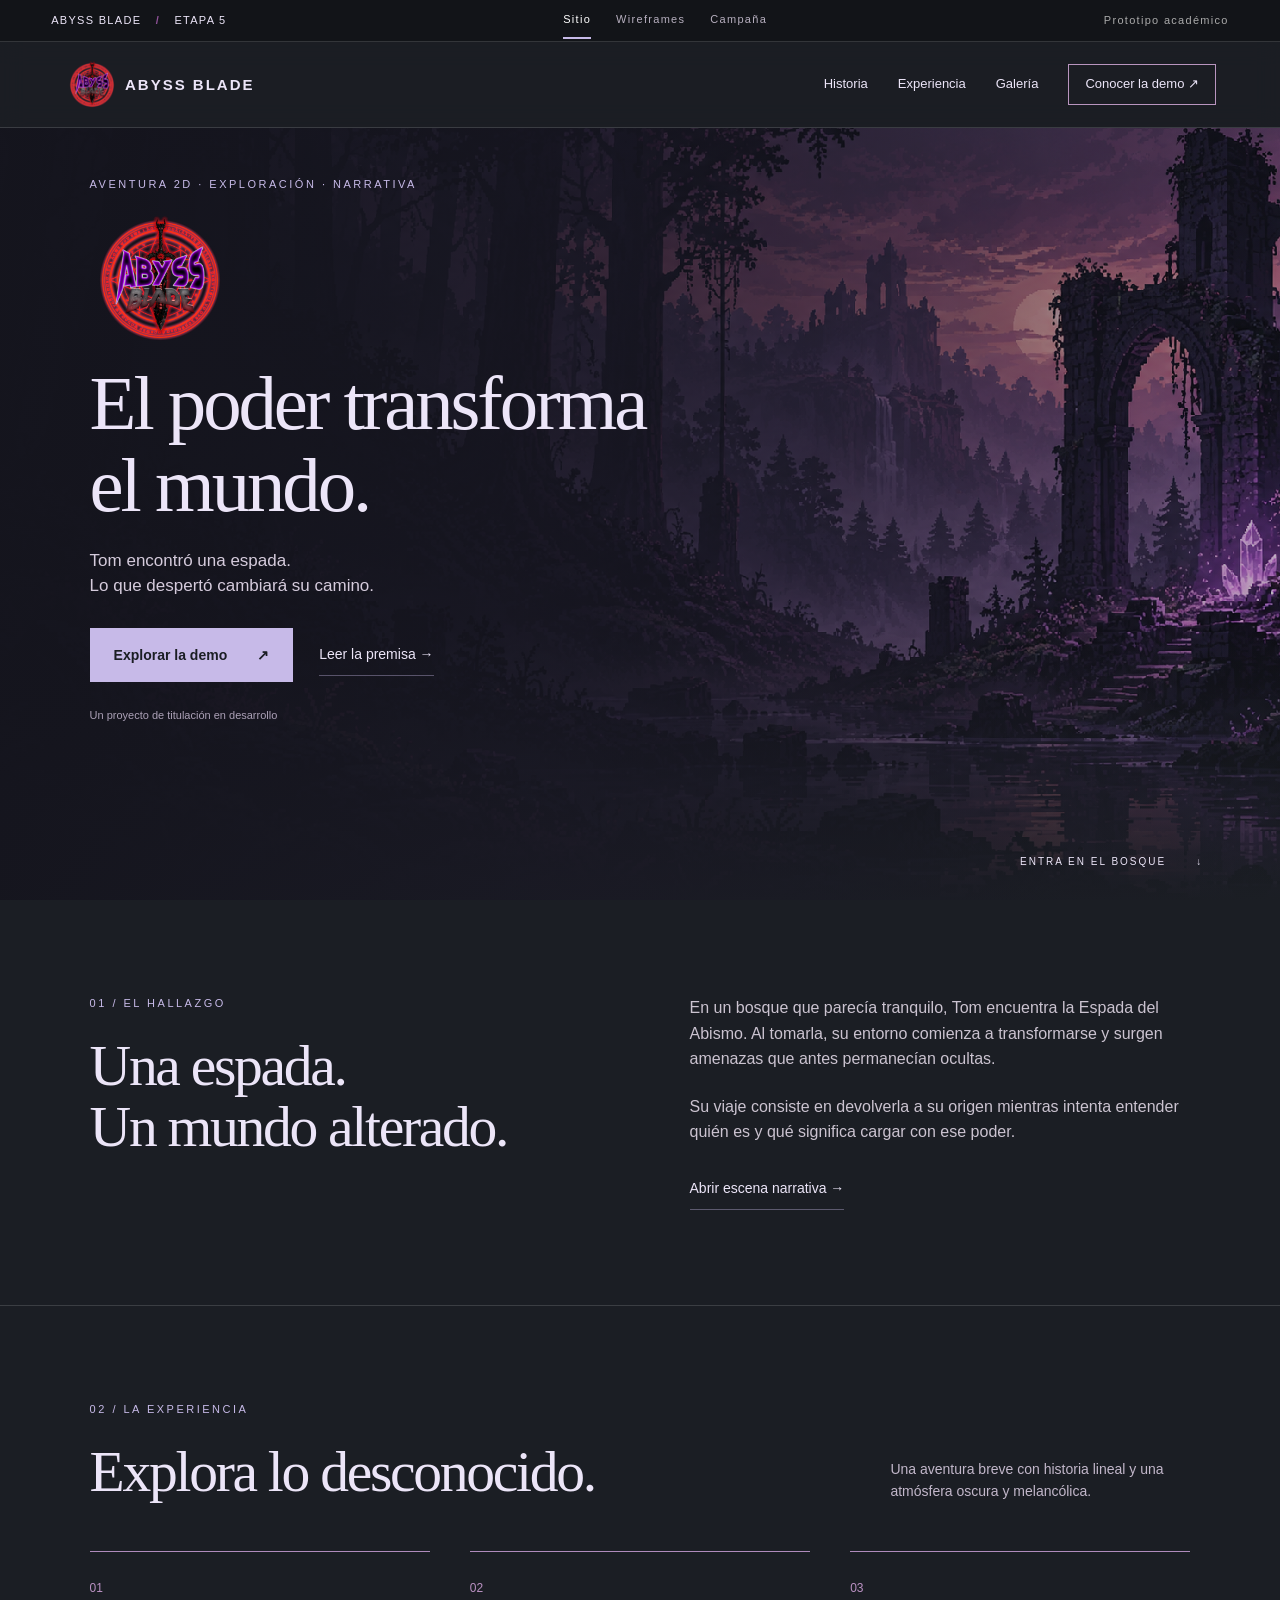
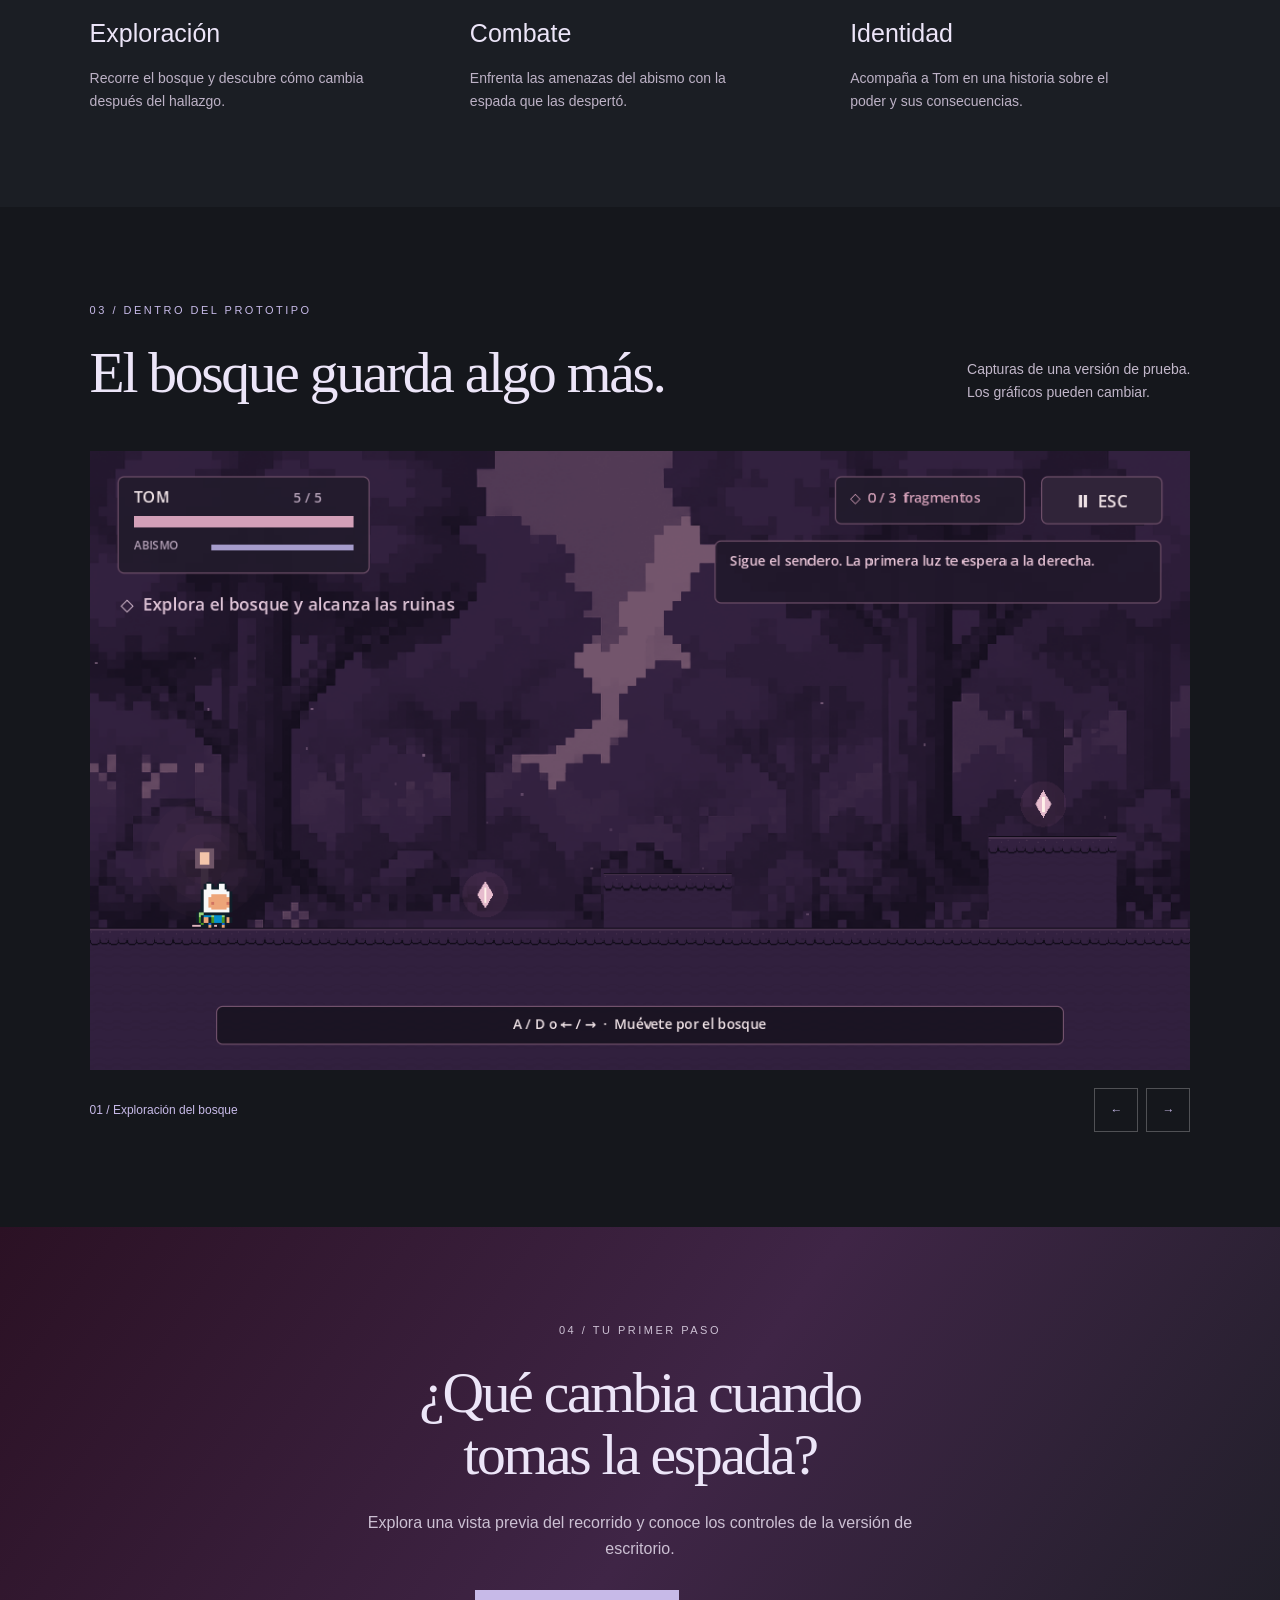
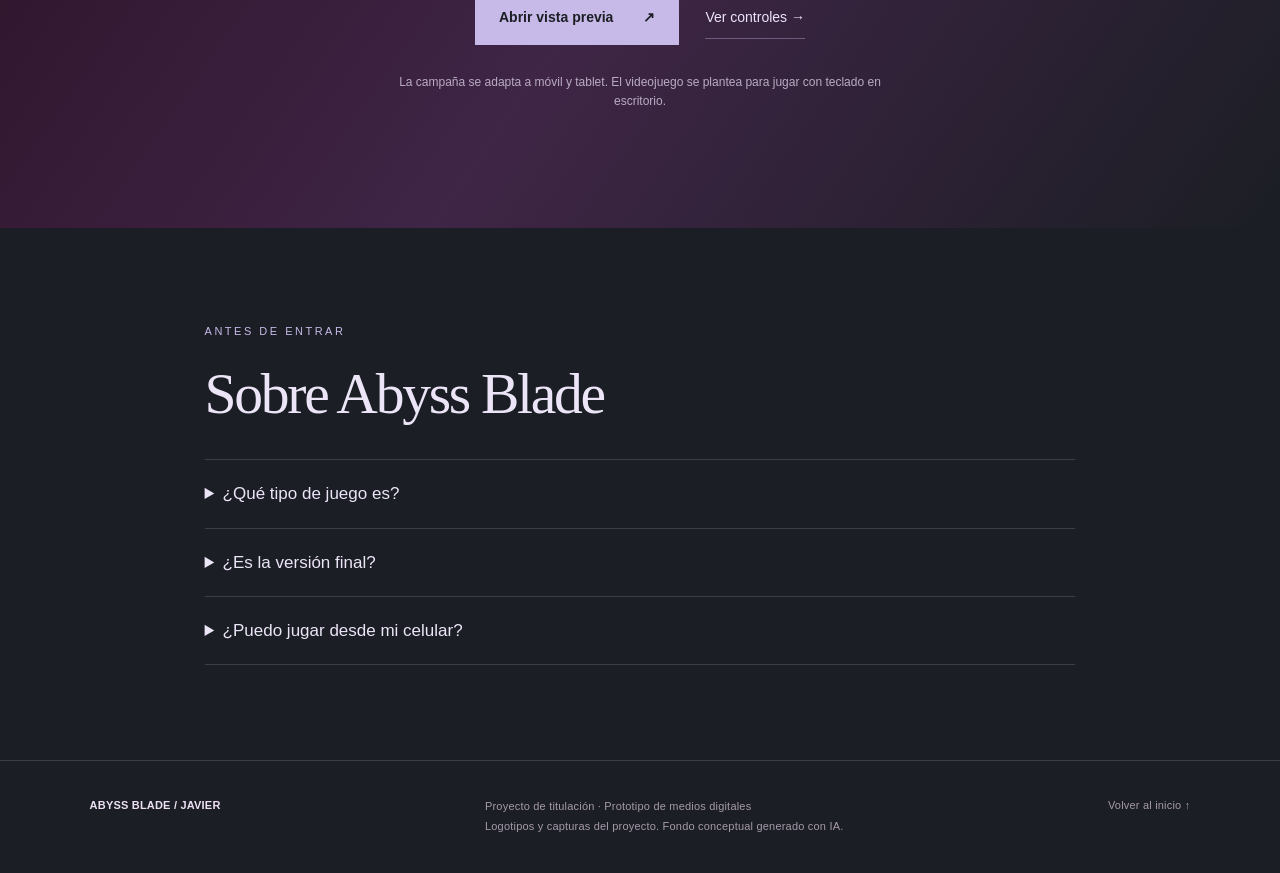
<file: index.html>
<!doctype html>
<html lang="es"><head><meta charset="utf-8"><meta name="viewport" content="width=device-width,initial-scale=1"><title>Abyss Blade — El poder transforma el mundo</title><meta name="description" content="Prototipo académico de campaña para Abyss Blade, una aventura 2D sobre el poder y la identidad."><link rel="stylesheet" href="style.css"></head>
<body>
<a class="skip" href="#contenido">Saltar al contenido</a>
<div class="lab"><span>ABYSS BLADE <b>/</b> ETAPA 5</span><nav aria-label="Vistas del prototipo"><a href="?view=landing" data-view="landing">Sitio</a><a href="?view=wireframes" data-view="wireframes">Wireframes</a><a href="?view=campaign" data-view="campaign">Campaña</a></nav><span class="lab-note">Prototipo académico</span></div>
<header class="header"><a class="brand" href="#inicio" aria-label="Abyss Blade inicio"><img src="assets/logo.png" alt=""><span>ABYSS BLADE</span></a><button class="menu-toggle" aria-expanded="false" aria-controls="main-nav">Menú <span>☰</span></button><nav id="main-nav" aria-label="Navegación principal"><a href="#historia">Historia</a><a href="#experiencia">Experiencia</a><a href="#galeria">Galería</a><a class="nav-cta" href="#demo">Conocer la demo ↗</a></nav></header>
<main id="contenido">
<div id="landing-view">
<section class="hero" id="inicio"><div class="hero-art" role="img" aria-label="Arte conceptual del bosque para la campaña de Abyss Blade"></div><div class="hero-shade"></div><div class="hero-copy"><p class="eyebrow">AVENTURA 2D · EXPLORACIÓN · NARRATIVA</p><img class="hero-logo" src="assets/logo.png" alt="Abyss Blade"><h1>El poder transforma<br>el mundo.</h1><p>Tom encontró una espada.<br>Lo que despertó cambiará su camino.</p><div class="actions"><a class="button" href="#demo">Explorar la demo <span>↗</span></a><button class="text-button" data-open="historia">Leer la premisa <span>→</span></button></div><p class="hero-foot">Un proyecto de titulación en desarrollo</p></div><a class="scroll" href="#historia">ENTRA EN EL BOSQUE <span>↓</span></a></section>
<section class="story section" id="historia"><div><p class="eyebrow">01 / EL HALLAZGO</p><h2>Una espada.<br>Un mundo alterado.</h2></div><div class="story-text"><p>En un bosque que parecía tranquilo, Tom encuentra la Espada del Abismo. Al tomarla, su entorno comienza a transformarse y surgen amenazas que antes permanecían ocultas.</p><p>Su viaje consiste en devolverla a su origen mientras intenta entender quién es y qué significa cargar con ese poder.</p><button class="text-button" data-open="historia">Abrir escena narrativa →</button></div></section>
<section class="experience section" id="experiencia"><div class="section-top"><div><p class="eyebrow">02 / LA EXPERIENCIA</p><h2>Explora lo desconocido.</h2></div><p>Una aventura breve con historia lineal y una atmósfera oscura y melancólica.</p></div><div class="experience-list"><article><span>01</span><h3>Exploración</h3><p>Recorre el bosque y descubre cómo cambia después del hallazgo.</p></article><article><span>02</span><h3>Combate</h3><p>Enfrenta las amenazas del abismo con la espada que las despertó.</p></article><article><span>03</span><h3>Identidad</h3><p>Acompaña a Tom en una historia sobre el poder y sus consecuencias.</p></article></div></section>
<section class="gallery section" id="galeria"><div class="section-top"><div><p class="eyebrow">03 / DENTRO DEL PROTOTIPO</p><h2>El bosque guarda algo más.</h2></div><p>Capturas de una versión de prueba.<br>Los gráficos pueden cambiar.</p></div><div class="gallery-main"><button class="gallery-image" data-open="galeria" aria-label="Ampliar captura"><img id="gallery-img" src="assets/exploracion.png" alt="Exploración del bosque en la versión de prueba"></button><div class="gallery-meta"><span id="gallery-caption">01 / Exploración del bosque</span><div><button id="previous" aria-label="Captura anterior">←</button><button id="next" aria-label="Captura siguiente">→</button></div></div></div></section>
<section class="demo section" id="demo"><p class="eyebrow">04 / TU PRIMER PASO</p><h2>¿Qué cambia cuando<br>tomas la espada?</h2><p>Explora una vista previa del recorrido y conoce los controles de la versión de escritorio.</p><div class="actions"><button class="button" data-open="demo">Abrir vista previa <span>↗</span></button><button class="text-button" data-open="controles">Ver controles →</button></div><p class="small">La campaña se adapta a móvil y tablet. El videojuego se plantea para jugar con teclado en escritorio.</p></section>
<section class="faq section"><p class="eyebrow">ANTES DE ENTRAR</p><h2>Sobre Abyss Blade</h2><details><summary>¿Qué tipo de juego es?</summary><p>Una aventura 2D de exploración y combate con narrativa lineal. El tono es oscuro y melancólico.</p></details><details><summary>¿Es la versión final?</summary><p>No. Abyss Blade es un proyecto de titulación en desarrollo. Esta página simula la campaña digital y la navegación hacia su demo.</p></details><details><summary>¿Puedo jugar desde mi celular?</summary><p>Puedes explorar esta campaña desde tu celular y abrir la vista previa. El juego completo requiere controles de teclado en escritorio.</p></details></section>
</div>
<div id="wireframes-view" hidden><section class="section wire-intro"><p class="eyebrow">ARQUITECTURA / BAJA FIDELIDAD</p><h1>Estructura antes<br>del detalle.</h1><p>Formas simples en escala de grises. Cada número identifica un componente, su función y su relación con la campaña.</p><div class="wire-tabs" role="tablist" aria-label="Dispositivo"><button role="tab" aria-selected="true" data-device="desktop">Escritorio · 1440</button><button role="tab" aria-selected="false" data-device="tablet">Tablet · 768</button><button role="tab" aria-selected="false" data-device="mobile">Móvil · 390</button></div><div class="wire-layout"><div class="wire-stage"><div id="wire-page" class="wire-page desktop"><div class="w-nav"><b>1 LOGO</b><span>2 HISTORIA / EXPERIENCIA / GALERÍA</span></div><div class="w-hero"><div><small>3 MENSAJE PRINCIPAL</small><strong>TÍTULO DE CAMPAÑA</strong><span>Premisa breve del videojuego</span><button>4 VER DEMO</button></div><div class="w-placeholder">IMAGEN DEL MUNDO</div></div><div class="w-story"><b>5 HISTORIA</b><span>Contexto de Tom y la espada</span></div><div class="w-features"><b>6 EXPLORACIÓN</b><b>COMBATE</b><b>NARRATIVA</b></div><div class="w-shot"><b>7 GALERÍA</b><span>CAPTURA / ANTERIOR / SIGUIENTE</span></div><div class="w-demo"><b>8 VISTA PREVIA + CONTROLES</b><button>ABRIR VISTA PREVIA</button></div><div class="w-footer">9 PREGUNTAS / CRÉDITOS / INICIO</div></div></div><ol class="wire-notes"><li><b>Firma de marca.</b> Identifica el proyecto desde el primer contacto. Lleva al inicio.</li><li><b>Navegación.</b> Acceso a secciones. En móvil se agrupa en un menú para conservar el espacio de lectura.</li><li><b>Mensaje y premisa.</b> Comunica el conflicto sin revelar el desenlace y despierta interés por Tom.</li><li><b>Acción principal.</b> Desplaza a la demo; orienta la atención hacia la exploración del proyecto.</li><li><b>Historia.</b> Aporta el contexto necesario para que el hallazgo de la espada tenga sentido.</li><li><b>Experiencia.</b> Explica qué propone el juego y permite valorar si conecta con el visitante.</li><li><b>Galería.</b> Ofrece evidencia visual del prototipo; las flechas y la ampliación permiten observarlo.</li><li><b>Vista previa.</b> Abre un recorrido simulado. Los controles aclaran que jugar requiere teclado.</li><li><b>Cierre.</b> Resuelve dudas, identifica el carácter académico y facilita volver al inicio.</li></ol></div></section><section class="section wire-formats"><h2>Otros medios de entrada</h2><div class="format-wires"><div><div class="w-post"><b>1 FIRMA</b><div class="w-placeholder">2 IMAGEN / IDEA CENTRAL</div><b>3 PREGUNTA DE CAMPAÑA</b><button>4 CONOCER EL JUEGO</button></div><p><b>Publicación 4:5.</b> La firma identifica; la imagen introduce el mundo; la pregunta genera curiosidad; la acción lleva al sitio.</p></div><div><div class="w-banner"><b>1 FIRMA</b><span>2 MENSAJE BREVE</span><button>3 VER PROYECTO</button></div><p><b>Banner horizontal.</b> Firma y mensaje deben leerse de un vistazo. El botón conduce a la misma página para continuar el recorrido.</p></div></div></section></div>
<div id="campaign-view" hidden><section class="section campaign-intro"><p class="eyebrow">CAMPAÑA / PUNTOS DE CONTACTO</p><h1>El mismo mundo.<br>Distintas entradas.</h1><p>Simulaciones de una publicación social y un banner en contexto. Sus llamadas a la acción abren la página de campaña.</p><div class="campaign-layout"><div class="social"><div class="social-head"><img src="assets/logo.png" alt=""><b>abyssblade.proyecto</b><span>•••</span></div><div class="post-art"><img class="post-logo" src="assets/logo.png" alt="Abyss Blade"><span>¿QUÉ CAMBIA<br>CUANDO TOMAS<br>LA ESPADA?</span><button class="post-cta" data-site>Conoce Abyss Blade ↗</button></div><div class="social-actions"><button class="like" aria-pressed="false" aria-label="Me gusta">♡</button><button data-site aria-label="Ver proyecto">↗</button><span>Proyecto académico · Publicación simulada</span></div><p><b>abyssblade.proyecto</b> Un bosque tranquilo. Una espada que lo cambia todo. Conoce el viaje de Tom.</p></div><div class="campaign-notes"><p class="eyebrow">ESCENARIO 01 / REDES SOCIALES</p><h2>La curiosidad<br>abre el recorrido.</h2><p>Una persona encuentra la publicación desde su celular. Reconoce el logo, lee la pregunta y pulsa “Conoce Abyss Blade” para entrar al sitio.</p><p>La composición 4:5 conserva el nombre, la pregunta y el acceso dentro de la zona central. El botón funciona en esta simulación; no se conecta a una red social real.</p><button class="text-button" data-site>Probar este recorrido →</button></div></div><div class="banner-context"><div class="context-head">BITÁCORA INDIE <span>Juegos / Proyectos / Diseño</span></div><p class="context-kicker">ESPACIO DE BANNER · MEDIO FICTICIO</p><div class="banner-art"><img src="assets/logo.png" alt="Abyss Blade"><div><small>AVENTURA 2D</small><strong>El poder transforma el mundo.</strong></div><button class="button" data-site>Ver proyecto ↗</button></div><p>Escenario 02. Al leer sobre juegos independientes en escritorio o tablet, el visitante encuentra el banner y abre la campaña. En pantallas estrechas los elementos se apilan para mantener la legibilidad.</p></div></section></div>
</main><footer><span>ABYSS BLADE / JAVIER</span><p>Proyecto de titulación · Prototipo de medios digitales<br>Logotipos y capturas del proyecto. Fondo conceptual generado con IA.</p><a href="#inicio">Volver al inicio ↑</a></footer>
<dialog id="modal"><button class="close" aria-label="Cerrar ventana">×</button><div id="modal-content"></div></dialog><div class="toast" role="status" hidden></div>
<script src="app.js"></script></body></html>
</file>
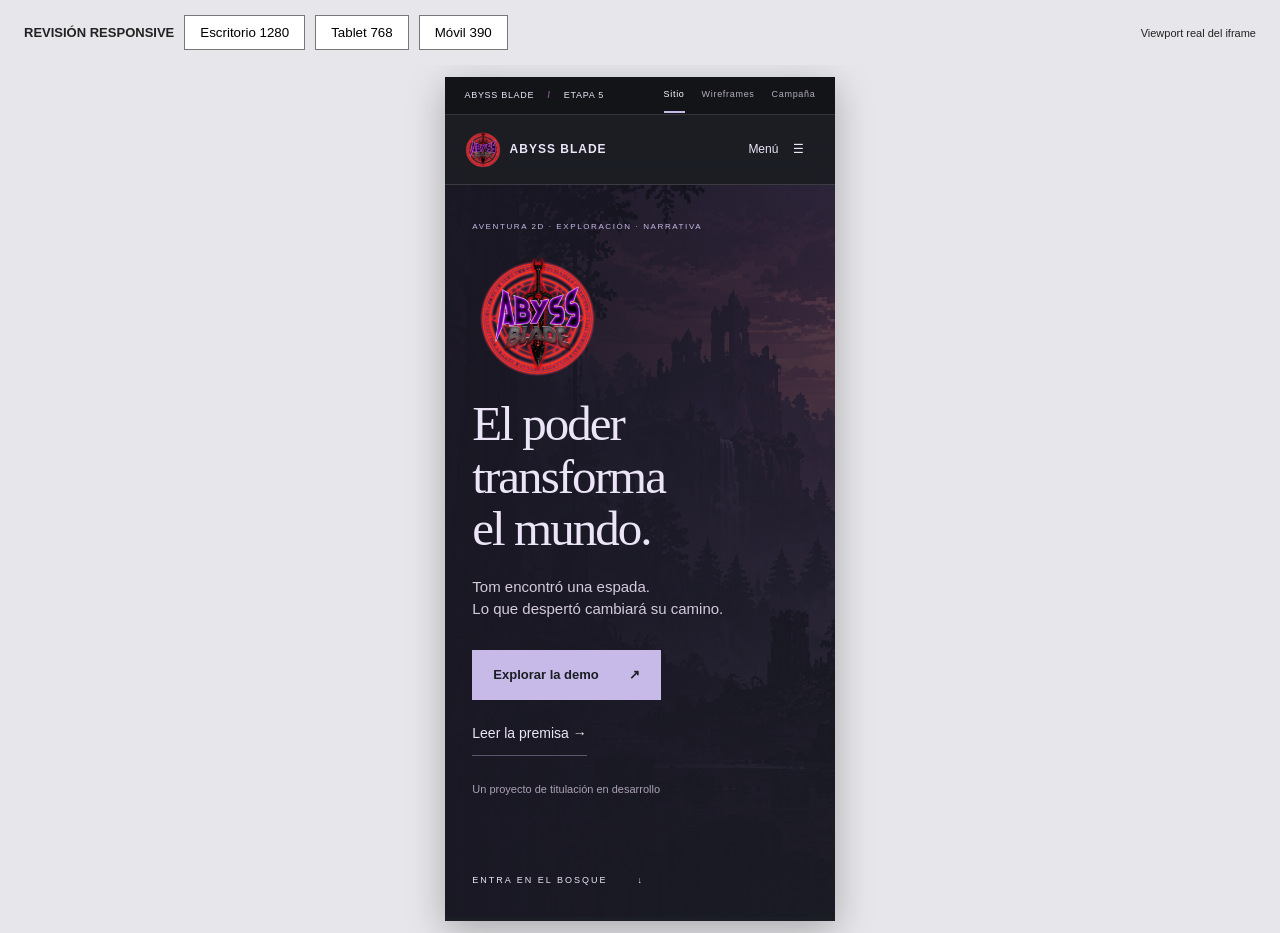
<file: revision.html>
<!doctype html><html lang="es"><head><meta charset="utf-8"><meta name="viewport" content="width=device-width,initial-scale=1"><title>Revisión de dispositivos — Abyss Blade</title><style>body{margin:0;background:#e7e7eb;font:13px Arial;color:#222}nav{padding:12px 24px;height:65px;box-sizing:border-box;display:flex;gap:10px;align-items:center}button{padding:9px 15px;background:white;border:1px solid #777;cursor:pointer}button.on{background:#222;color:white}.stage{display:flex;justify-content:center;align-items:start;padding:12px;overflow:auto}iframe{border:0;box-shadow:0 10px 35px #0004;background:#1b1e24;flex:none}span{margin-left:auto;font-size:11px}</style></head><body><nav><b>REVISIÓN RESPONSIVE</b><button data-w="1280" data-h="800">Escritorio 1280</button><button data-w="768" data-h="1024">Tablet 768</button><button data-w="390" data-h="844">Móvil 390</button><span>Viewport real del iframe</span></nav><div class="stage"><iframe id="device" title="Prototipo por dispositivo" width="390" height="844" src="index.html"></iframe></div><script>const f=document.querySelector('iframe');document.querySelectorAll('button').forEach(b=>b.onclick=()=>{f.width=b.dataset.w;f.height=b.dataset.h;document.querySelectorAll('button').forEach(x=>x.classList.toggle('on',x===b))});</script></body></html>
</file>
<file: style.css>
:root{--bg:#1b1e24;--ink:#ece5f8;--muted:#c7bae8;--plum:#2b1124;--purple:#8f5298;--line:#ffffff24;--red:#af2f3d}*{box-sizing:border-box}html{scroll-behavior:smooth;scroll-padding-top:100px}body{margin:0;background:var(--bg);color:var(--ink);font:16px/1.6 Arial,sans-serif}button,a{-webkit-tap-highlight-color:transparent}button{font:inherit;cursor:pointer}a{color:inherit;text-decoration:none}button:focus-visible,a:focus-visible,summary:focus-visible{outline:3px solid #ead4fc;outline-offset:5px}button{color:inherit}h1,h2,h3,p{margin:0}h1,h2{font-family:Georgia,serif;font-weight:400;line-height:1.07;letter-spacing:-.04em}h1{font-size:clamp(48px,6vw,84px)}h2{font-size:clamp(36px,4.5vw,60px)}h3{font-size:25px;font-weight:400}.skip{position:absolute;left:20px;top:-100px;z-index:99;background:#fff;color:#000;padding:12px}.skip:focus{top:0}.lab{height:42px;background:#121418;display:flex;align-items:center;justify-content:space-between;padding:0 4%;font-size:11px;letter-spacing:1.3px;border-bottom:1px solid var(--line)}.lab b{color:var(--purple);margin:0 10px}.lab nav{display:flex;gap:25px}.lab a{padding:9px 0;color:#b7afbf}.lab a.active{color:#fff;border-bottom:2px solid #c7bae8}.lab-note{color:#aaa}.header{height:86px;display:flex;align-items:center;justify-content:space-between;padding:0 5%;background:#1b1e24ed;position:sticky;top:0;z-index:10;border-bottom:1px solid var(--line);backdrop-filter:blur(12px)}.brand{display:flex;align-items:center;font-size:15px;font-weight:bold;letter-spacing:2px;gap:5px}.brand img{width:56px;height:56px;object-fit:contain}.header nav{display:flex;align-items:center;gap:30px;font-size:13px}.header nav a:hover{color:#e2b9e9}.nav-cta{border:1px solid #b995bf;padding:9px 16px}.menu-toggle{display:none;border:0;background:none}.hero{position:relative;min-height:700px;height:calc(100vh - 128px);max-height:980px;overflow:hidden}.hero-art{position:absolute;inset:0;background:url('assets/bosque-conceptual.png') 50% 45%/cover no-repeat;image-rendering:pixelated;opacity:.9;transform:scale(1.05)}.hero-shade{position:absolute;inset:0;background:linear-gradient(90deg,#15151ef5 0%,#191824b8 45%,#1b1e2433 100%),linear-gradient(0deg,#1b1e24 0%,transparent 35%)}.hero-copy{position:relative;padding:48px 7% 100px;max-width:1000px}.eyebrow{color:var(--muted);font-size:11px;letter-spacing:2.5px;margin-bottom:22px}.hero-logo{height:152px;width:165px;object-fit:contain;margin:-12px 0 0 -12px}.hero h1{margin-bottom:20px}.hero-copy>p:not(.eyebrow){color:#d5cbdc;font-size:17px;line-height:1.5}.actions{display:flex;align-items:center;gap:26px;margin-top:29px;flex-wrap:wrap}.button{background:#c7bae8;color:#1b1e24;padding:15px 23px;border:1px solid #c7bae8;font-size:14px;display:inline-flex;align-items:center;gap:30px;font-weight:bold;transition:.2s}.button:hover{background:#e2d6f6;transform:translateY(-2px)}.text-button{border:0;background:transparent;color:var(--ink);padding:10px 0;font-size:14px;border-bottom:1px solid #c7bae860}.text-button:hover{color:#dba9e4}.hero-copy .hero-foot{font-size:11px!important;color:#aca1b7!important;margin-top:25px}.scroll{position:absolute;bottom:30px;right:6%;font-size:10px;letter-spacing:2px;display:flex;gap:30px}.section{padding:95px 7%;scroll-margin-top:10px}.story{display:grid;grid-template-columns:1fr 1fr;gap:9%;border-bottom:1px solid var(--line)}.story-text p{margin-bottom:22px;color:#cbc3d0}.section-top{display:flex;align-items:end;justify-content:space-between;gap:40px;margin-bottom:48px}.section-top>p{max-width:300px;font-size:14px;color:#c2b7ca}.experience-list{display:grid;grid-template-columns:repeat(3,1fr);gap:40px}.experience-list article{border-top:1px solid #b08bbc;padding-top:22px}.experience-list span{font-size:12px;color:#bc92c4}.experience-list h3{margin:14px 0}.experience-list p{font-size:14px;color:#bdb2c6;max-width:285px}.gallery{background:#15171c}.gallery-image{display:block;padding:0;border:0;width:100%;background:#1b1e24;overflow:hidden}.gallery-image img{width:100%;display:block;aspect-ratio:16/9;object-fit:contain}.gallery-meta{display:flex;align-items:center;justify-content:space-between;margin-top:18px;font-size:12px;color:#c7bae8}.gallery-meta button{border:1px solid #ffffff40;width:44px;height:44px;background:none;margin-left:8px}.gallery-meta button:hover{background:#8f5298}.demo{background:linear-gradient(125deg,#2b1124,#3f2546,#1b1e24);text-align:center}.demo>p{max-width:550px;margin:0 auto 22px;color:#ccc0d3}.demo h2{margin-bottom:25px}.demo .actions{justify-content:center}.demo .small{font-size:12px;max-width:500px;margin-top:28px;color:#b9acc3}.faq{max-width:1050px;margin:auto}.faq h2{margin-bottom:35px}.faq details{border-top:1px solid var(--line);padding:20px 0}.faq details:last-child{border-bottom:1px solid var(--line)}summary{cursor:pointer;font-size:17px}.faq details p{padding-top:16px;color:#bfb3ca;max-width:650px}footer{border-top:1px solid var(--line);padding:36px 7%;display:flex;justify-content:space-between;gap:35px;font-size:11px;letter-spacing:.2px;color:#a69aaa}footer>span{color:#ede0f4;font-weight:bold}footer p{line-height:1.8}dialog{background:#202129;color:#ece5f8;border:1px solid #8f5298;width:min(850px,92vw);max-height:88vh;padding:46px;box-shadow:0 30px 120px #0008}dialog::backdrop{background:#07090de8;backdrop-filter:blur(5px)}dialog h2{font-size:40px;margin:0 25px 24px 0}dialog p{margin:16px 0;color:#ccc1d3}.close{position:absolute;right:12px;top:8px;background:none;border:0;font-size:30px}.modal-image{width:100%;height:auto}.step-progress{display:flex;gap:8px;margin-bottom:20px}.step-progress i{height:3px;flex:1;background:#ffffff25}.step-progress i.on{background:#c7bae8}.demo-step img{width:100%;margin:15px 0}.demo-step .button{margin-top:18px}.controls{display:grid;grid-template-columns:1fr 1fr;gap:10px}.controls p{border-bottom:1px solid var(--line);padding:12px 0;margin:0}.controls kbd{font-family:monospace;font-weight:bold;color:#fff;margin-right:8px}.device-label{color:#c7bae8;font-size:12px}.wire-intro>p:not(.eyebrow),.campaign-intro>p:not(.eyebrow){max-width:640px;color:#bdb2c6;margin:24px 0}.wire-tabs{display:flex;gap:10px;margin:35px 0}.wire-tabs button{border:1px solid #ffffff40;background:none;padding:10px 18px;font-size:12px}.wire-tabs button[aria-selected=true]{background:#ece5f8;color:#111}.wire-layout{display:grid;grid-template-columns:1.3fr 1fr;gap:50px;align-items:start}.wire-stage{background:#dadada;padding:24px;display:flex;justify-content:center;overflow:auto;color:#222}.wire-page{background:white;border:1px solid #555;width:100%;font:11px/1.5 Arial;min-height:600px}.w-nav{display:flex;justify-content:space-between;border-bottom:1px solid #777;padding:14px 10px;gap:12px}.w-hero{display:flex;gap:15px;padding:24px 16px;border-bottom:1px solid #777;min-height:170px}.w-hero>div{flex:1}.w-hero strong{display:block;font-size:18px;margin:12px 0}.w-hero span{display:block;font-size:10px}.wire-page button,.format-wires button{display:block;color:#222;background:#ddd;border:1px solid #777;font:10px Arial;padding:8px 15px;margin-top:15px;pointer-events:none}.w-placeholder{background:linear-gradient(30deg,transparent 49.7%,#999 50%,transparent 50.3%),linear-gradient(-30deg,transparent 49.7%,#999 50%,transparent 50.3%),#e7e7e7;border:1px solid #888;min-height:90px;display:grid;place-items:center;font-size:10px;color:#333}.w-story{padding:22px 16px;display:flex;justify-content:space-between;gap:12px;border-bottom:1px solid #888}.w-features{display:flex;justify-content:space-around;padding:28px 6px;border-bottom:1px solid #888}.w-shot{margin:16px;background:#eee;border:1px solid #888;min-height:130px;display:grid;place-items:center}.w-demo{border-top:1px solid #888;text-align:center;padding:22px 10px}.w-demo button{margin:15px auto 0}.w-footer{padding:14px;text-align:center;border-top:1px solid #777}.wire-page.mobile{width:230px}.wire-page.tablet{width:420px}.wire-page.mobile .w-nav span{font-size:0}.wire-page.mobile .w-nav span:after{content:'2 MENÚ';font-size:10px}.wire-page.mobile .w-hero{flex-direction:column}.wire-page.mobile .w-features{flex-direction:column;gap:16px;padding-left:16px}.wire-page.mobile .w-story{flex-direction:column}.wire-notes{margin:0;padding-left:23px;color:#c6bbce;font-size:14px}.wire-notes li{margin-bottom:18px;padding-left:8px}.wire-notes b{color:#f3eaf8}.wire-formats{padding-top:0}.wire-formats h2{font-size:40px;margin-bottom:35px}.format-wires{display:grid;grid-template-columns:1fr 1fr;gap:60px}.format-wires>div>p{font-size:14px;color:#c0b6c9;margin-top:25px}.w-post{width:260px;aspect-ratio:4/5;background:#fff;color:#222;border:1px solid #999;padding:20px;display:flex;flex-direction:column;justify-content:space-between;font-size:12px}.w-post .w-placeholder{height:110px}.w-banner{padding:18px;background:#fff;color:#222;border:1px solid #999;display:flex;gap:15px;align-items:center;font-size:12px;min-height:130px}.w-banner button{margin:0}.campaign-layout{display:grid;grid-template-columns:430px 1fr;gap:10%;align-items:center;margin:60px 0 100px}.social{background:#f6f5f7;color:#211e26;border-radius:3px;overflow:hidden;box-shadow:0 25px 70px #0005}.social-head{display:flex;align-items:center;gap:8px;padding:12px 16px;font-size:12px}.social-head img{width:34px;height:34px;object-fit:contain;background:#1b1e24;border-radius:50%}.social-head>span{margin-left:auto}.post-art{aspect-ratio:4/5;background:linear-gradient(135deg,#1b1e24,#2b1124 48%,#8f5298);padding:22px 30px;display:flex;flex-direction:column;align-items:flex-start;color:#ece5f8;justify-content:space-between}.post-logo{width:170px;height:170px;object-fit:contain;margin:-10px 0 -10px -12px}.post-art>span{font:normal 34px/1.05 Georgia;letter-spacing:-1px}.post-cta{background:none;border:0;border-bottom:1px solid #c7bae8;color:#ece5f8;font-size:14px;padding:12px 0}.social-actions{display:flex;align-items:center;padding:8px 15px;gap:10px}.social-actions button{background:none;border:0;color:#221b25;font-size:25px}.social-actions>span{margin-left:auto;font-size:9px;color:#666}.social>p{padding:0 17px 18px;font-size:11px}.like[aria-pressed=true]{color:#af2f3d}.campaign-notes h2{margin-bottom:25px}.campaign-notes>p:not(.eyebrow){font-size:15px;color:#c0b3ca;margin-bottom:20px}.banner-context{background:#e8e7eb;color:#26212a;padding:30px}.context-head{font-size:20px;border-bottom:2px solid #222;padding-bottom:16px;font-weight:bold}.context-head span{float:right;font-size:11px;font-weight:normal;margin-top:8px}.context-kicker{font-size:9px;letter-spacing:1px;text-align:center;margin:26px}.banner-art{display:flex;gap:24px;align-items:center;background:linear-gradient(120deg,#1b1e24,#2b1124,#8f5298);padding:20px 30px;color:#ece5f8}.banner-art img{width:140px;height:140px;object-fit:contain}.banner-art small{font-size:10px;letter-spacing:2px}.banner-art strong{display:block;font:28px/1.15 Georgia;max-width:340px}.banner-art .button{margin-left:auto;white-space:nowrap}.banner-context>p:last-child{font-size:13px;margin-top:24px;max-width:760px}.toast{position:fixed;bottom:25px;left:50%;transform:translateX(-50%);padding:12px 25px;background:#ece5f8;color:#1b1e24;z-index:99;font-size:13px}
@media(min-width:1600px){.section{padding-left:max(7%,calc((100% - 1300px)/2));padding-right:max(7%,calc((100% - 1300px)/2))}}@media(max-width:1000px){.header nav{gap:18px}.hero-copy{padding-left:7%}.hero{min-height:740px}.hero-art{background-position:62% 45%}.section{padding:72px 6%}.story{gap:6%}.section-top{gap:25px}.experience-list{gap:25px}.campaign-layout{grid-template-columns:360px 1fr;gap:6%}.post-art>span{font-size:30px}.banner-art{padding:18px;gap:14px}.banner-art img{width:100px;height:100px}.banner-art strong{font-size:23px}.banner-art .button{padding:12px;font-size:12px}.wire-layout{grid-template-columns:1fr;gap:30px}.wire-notes{columns:2;column-gap:40px}.wire-notes li{break-inside:avoid}.wire-stage{max-width:700px}.format-wires{gap:30px}}
@media(max-width:640px){html{scroll-padding-top:75px}.lab{height:38px;font-size:9px;padding:0 5%;letter-spacing:.7px}.lab nav{gap:17px}.lab-note{display:none}.header{height:70px;padding:0 4%}.brand{font-size:12px;letter-spacing:1px}.brand img{width:44px;height:44px}.menu-toggle{display:flex;gap:15px;align-items:center;font-size:12px;padding:15px}.header nav{position:absolute;top:70px;left:0;right:0;background:#1b1e24;display:none;padding:25px;align-items:stretch;gap:20px;border-bottom:1px solid #8f5298}.header nav.open{display:flex;flex-direction:column}.hero{height:auto;min-height:725px}.hero-copy{padding:36px 7% 120px}.hero-logo{height:145px;width:155px;margin-top:0}.hero .eyebrow{font-size:8px;letter-spacing:1.6px;margin-bottom:12px}.hero h1{font-size:49px}.hero-copy>p:not(.eyebrow){font-size:15px}.hero-art{background-position:65% center;opacity:.75}.hero-shade{background:linear-gradient(90deg,#191824f5,#19182477),linear-gradient(0deg,#1b1e24,transparent)}.hero .actions{gap:12px;align-items:start;flex-direction:column}.button{padding:14px 20px;font-size:13px}.scroll{left:7%;right:auto;font-size:9px;bottom:30px}.section{padding:60px 7%}.story{display:block}.story-text{margin-top:32px;font-size:15px}.section-top{display:block;margin-bottom:30px}.section-top>p{margin-top:24px;max-width:none}.experience-list{display:block}.experience-list article{margin-top:30px}.experience-list h3{margin:10px 0}.experience-list p{max-width:none}.gallery-meta{font-size:10px;gap:10px}.gallery-meta button{width:42px;height:42px}.demo h2{font-size:40px}.demo>p{font-size:14px}.demo .actions{gap:12px}.faq h2{font-size:37px}footer{flex-direction:column;gap:20px;padding:30px 7%}dialog{padding:38px 22px 26px}dialog h2{font-size:31px}.controls{grid-template-columns:1fr}.wire-intro h1,.campaign-intro h1{font-size:44px}.wire-tabs{gap:5px;flex-wrap:wrap}.wire-tabs button{font-size:10px;padding:9px}.wire-stage{padding:12px}.wire-page{font-size:8px;min-height:0}.w-hero{padding:15px 8px;gap:10px}.w-hero strong{font-size:12px}.w-nav{font-size:8px}.w-features{font-size:7px}.wire-notes{columns:1;font-size:13px}.format-wires{grid-template-columns:1fr}.w-post{margin:auto}.w-banner{padding:10px;font-size:10px}.campaign-layout{display:flex;flex-direction:column;gap:45px;margin:35px 0 65px}.social{width:100%;max-width:390px}.post-art>span{font-size:34px}.campaign-notes h2{font-size:40px}.banner-context{padding:16px}.context-head{font-size:17px}.context-head span{display:none}.banner-art{flex-direction:column;align-items:flex-start;padding:20px;gap:15px}.banner-art img{width:100px;height:100px}.banner-art strong{font-size:27px}.banner-art .button{margin-left:0}.context-kicker{font-size:8px;margin:20px 0}}
@media(prefers-reduced-motion:reduce){*{scroll-behavior:auto!important;transition:none!important}}
/* Evidence views render the same live components without presentation framing. */
body[class*=capture-] .lab,body[class*=capture-] .header,body[class*=capture-] footer{display:none!important}
body[class*=capture-] .campaign-intro{padding:0}
body[class*=capture-] .campaign-intro>h1,body[class*=capture-] .campaign-intro>p,body[class*=capture-] .campaign-notes{display:none}
body.capture-post .banner-context{display:none}
body.capture-post .campaign-layout{display:block;margin:20px auto;width:430px}
body.capture-banner .campaign-layout{display:none}
body.capture-banner .banner-context{margin:30px auto;width:1100px}
body.capture-wire .wire-intro{padding:20px 30px}
body.capture-wire .wire-intro>h1,body.capture-wire .wire-intro>p,body.capture-wire .wire-tabs,body.capture-wire .wire-notes,body.capture-wire .wire-formats{display:none}
body.capture-wire .wire-layout{display:block;margin:auto;width:850px}
body.capture-wire .wire-stage{max-width:none}
body.capture-formats .wire-intro{display:none}
body.capture-formats .wire-formats{padding:40px}
</file>
